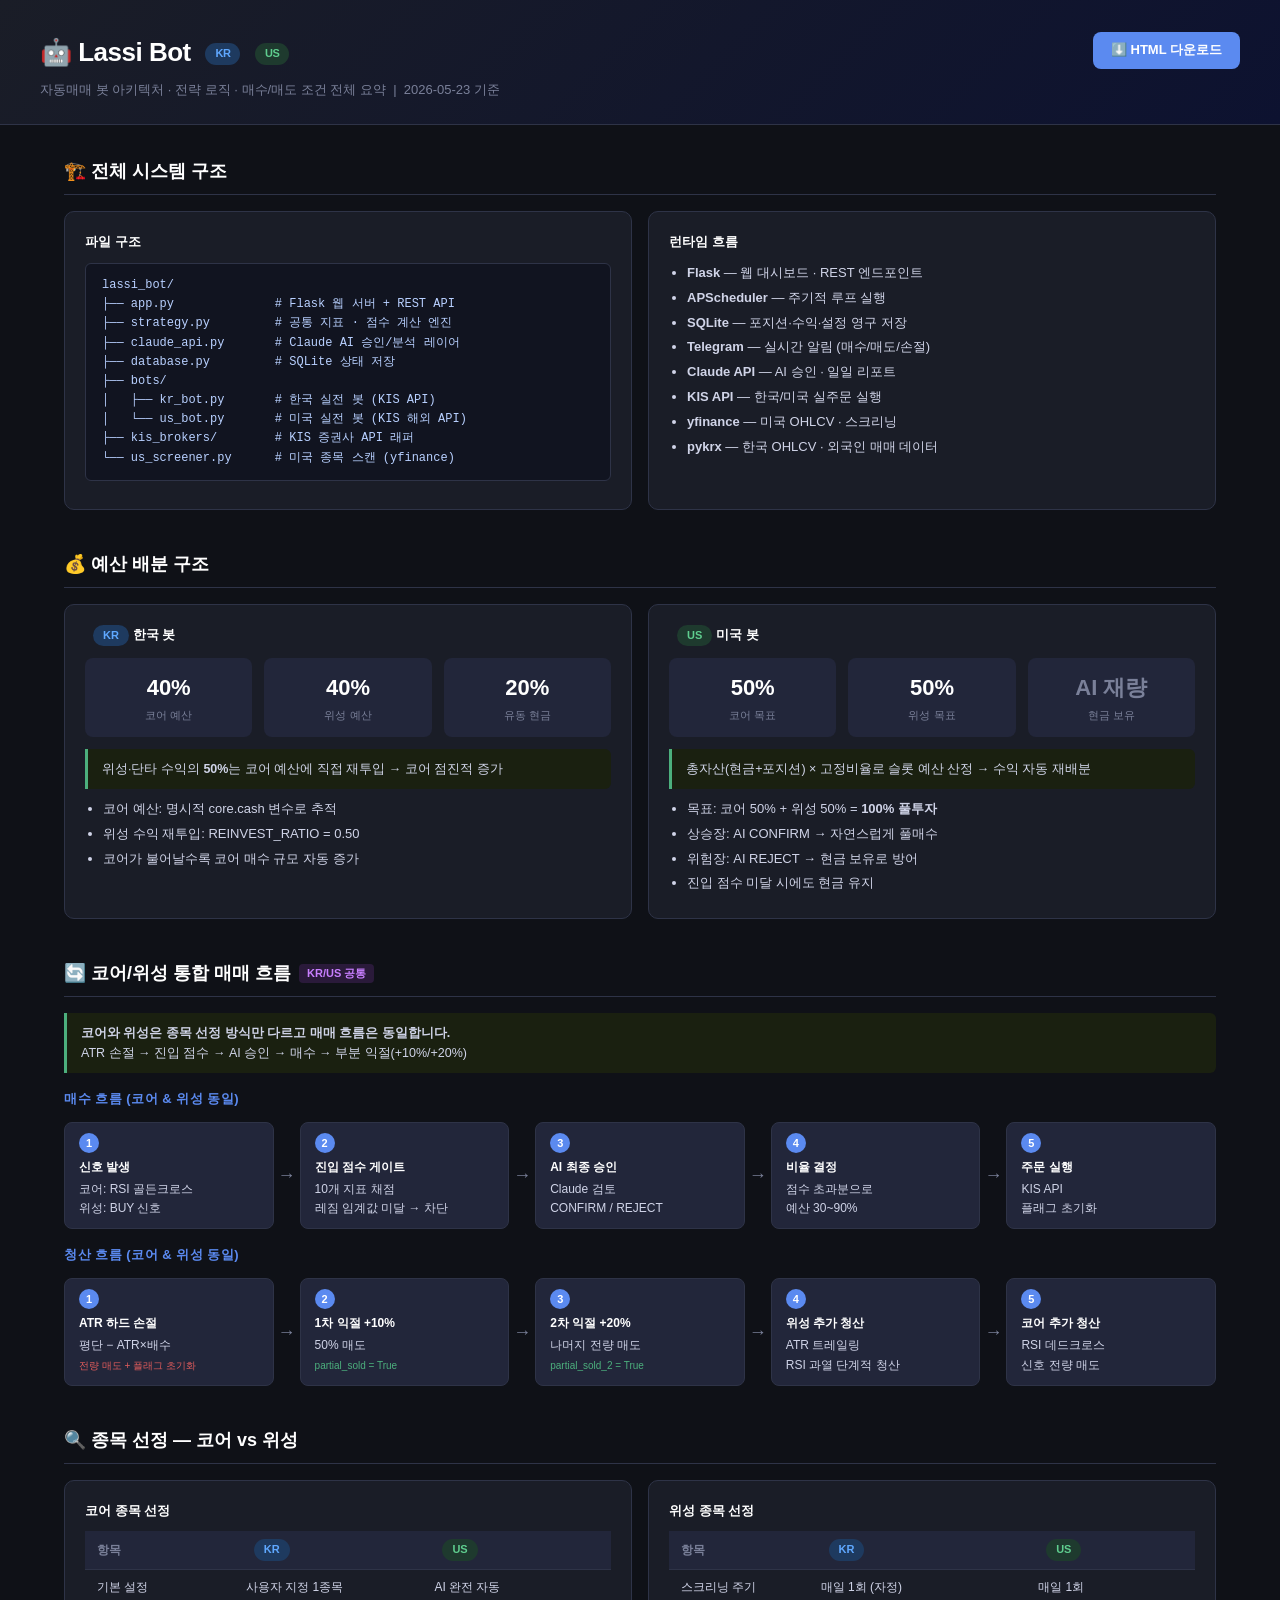
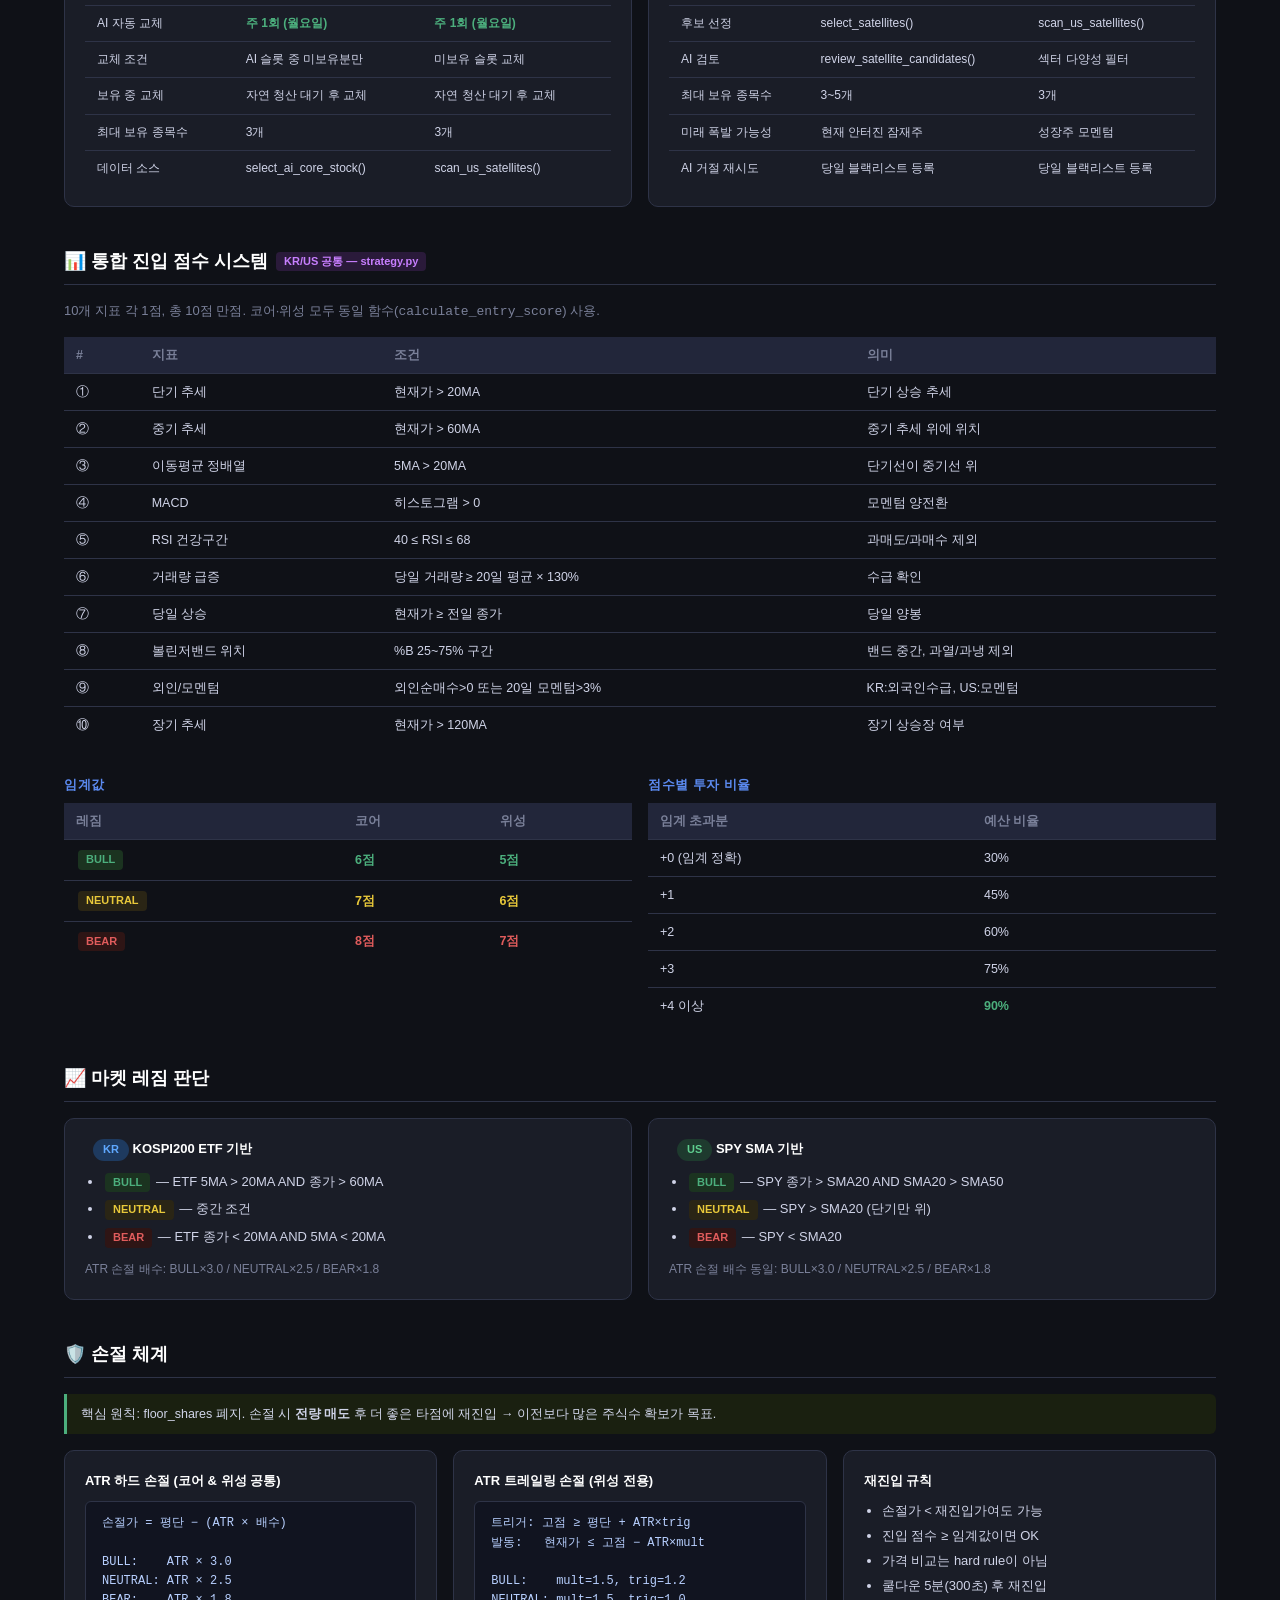
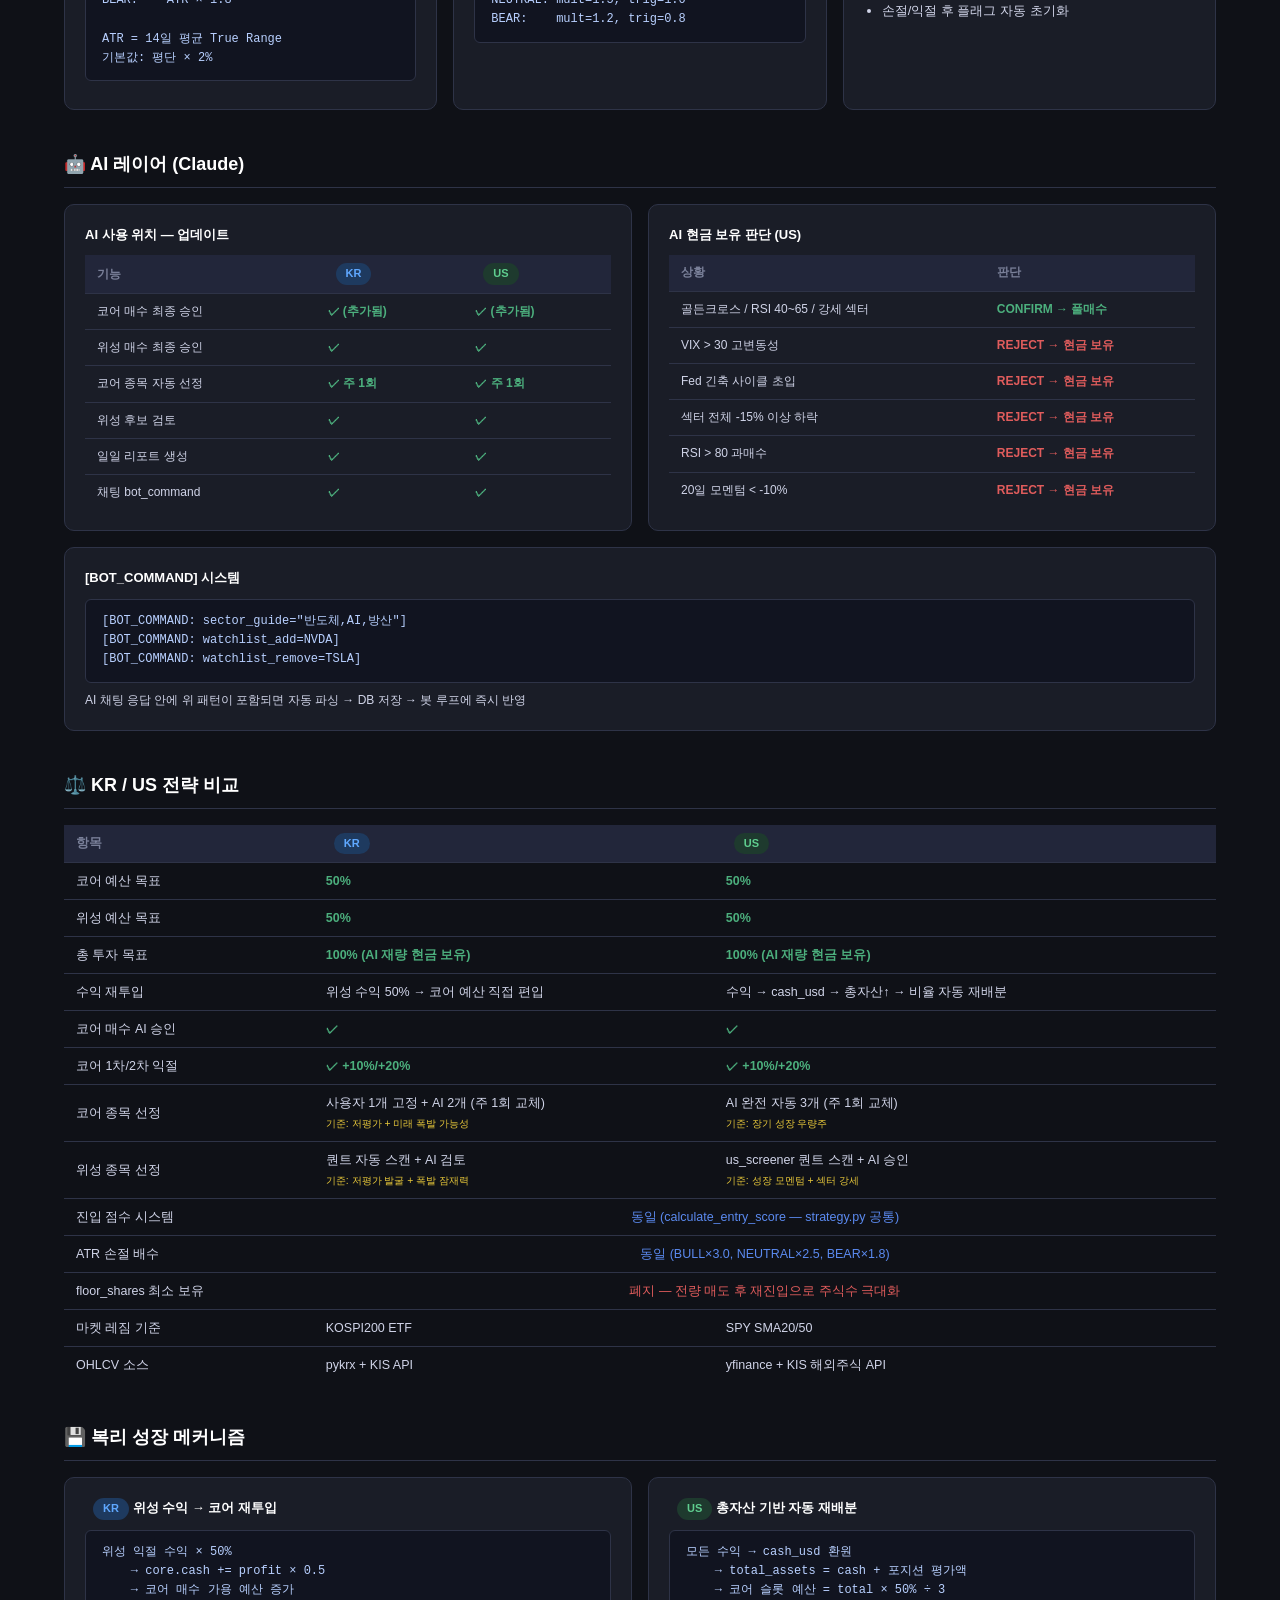
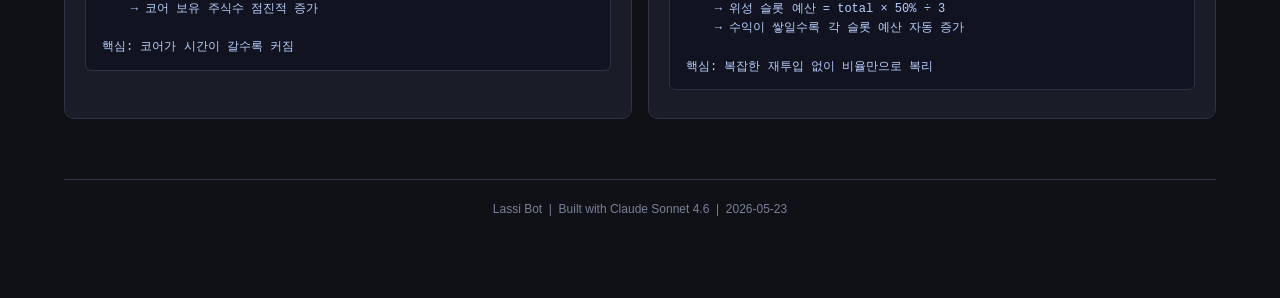
<file: lassi_bot_architecture.html>
<!DOCTYPE html>
<html lang="ko">
<head>
<meta charset="UTF-8">
<meta name="viewport" content="width=device-width, initial-scale=1.0">
<title>Lassi Bot — 아키텍처 & 전략 구조</title>
<style>
  :root {
    --bg: #0f1117;
    --surface: #1a1d27;
    --surface2: #22263a;
    --border: #2e3347;
    --accent: #5b8af0;
    --accent2: #e8a838;
    --green: #4caf7d;
    --red: #e05c5c;
    --yellow: #e8c83a;
    --text: #d0d4e8;
    --muted: #7a8099;
    --code: #b8d0ff;
  }
  * { box-sizing: border-box; margin: 0; padding: 0; }
  body { background: var(--bg); color: var(--text); font-family: 'Segoe UI', sans-serif; font-size: 14px; line-height: 1.6; }
  header { background: linear-gradient(135deg, #1a1d27 0%, #0d1230 100%); border-bottom: 1px solid var(--border); padding: 32px 40px 24px; display: flex; justify-content: space-between; align-items: flex-start; flex-wrap: wrap; gap: 12px; }
  header h1 { font-size: 26px; font-weight: 700; color: #fff; letter-spacing: -0.5px; }
  header p { color: var(--muted); margin-top: 6px; font-size: 13px; }
  .dl-btn { display: inline-block; background: var(--accent); color: #fff; padding: 8px 18px; border-radius: 8px; text-decoration: none; font-size: 13px; font-weight: 600; white-space: nowrap; }
  .dl-btn:hover { background: #4070d0; }
  .badge { display: inline-block; padding: 2px 10px; border-radius: 20px; font-size: 11px; font-weight: 600; margin-left: 8px; vertical-align: middle; }
  .badge-kr { background: #1e3a5f; color: #5fa8ff; }
  .badge-us { background: #1e3a2e; color: #5fce8f; }
  main { max-width: 1200px; margin: 0 auto; padding: 32px 24px 80px; }
  section { margin-bottom: 40px; }
  h2 { font-size: 18px; font-weight: 700; color: #fff; margin-bottom: 16px; padding-bottom: 8px; border-bottom: 1px solid var(--border); display: flex; align-items: center; gap: 8px; }
  h3 { font-size: 13px; font-weight: 600; color: var(--accent); margin: 16px 0 8px; text-transform: uppercase; letter-spacing: 0.5px; }
  .grid-2 { display: grid; grid-template-columns: 1fr 1fr; gap: 16px; }
  .grid-3 { display: grid; grid-template-columns: 1fr 1fr 1fr; gap: 16px; }
  .card { background: var(--surface); border: 1px solid var(--border); border-radius: 10px; padding: 20px; }
  .card h4 { font-size: 13px; font-weight: 700; color: #fff; margin-bottom: 10px; }
  .card p, .card li { font-size: 13px; color: var(--text); }
  ul { padding-left: 18px; }
  li { margin-bottom: 4px; }
  .flow { display: flex; align-items: stretch; gap: 0; margin: 12px 0; flex-wrap: wrap; }
  .flow-step { background: var(--surface2); border: 1px solid var(--border); border-radius: 8px; padding: 10px 14px; font-size: 12px; min-width: 120px; flex: 1; }
  .flow-step .num { display: inline-block; background: var(--accent); color: #fff; border-radius: 50%; width: 20px; height: 20px; line-height: 20px; text-align: center; font-size: 11px; font-weight: 700; margin-bottom: 5px; }
  .flow-step strong { display: block; font-size: 12px; color: #fff; margin-bottom: 3px; }
  .flow-step small { color: var(--muted); }
  .arrow { display: flex; align-items: center; padding: 0 4px; color: var(--muted); font-size: 18px; flex: 0 0 auto; }
  .tag { display: inline-block; padding: 1px 8px; border-radius: 4px; font-size: 11px; font-weight: 600; margin: 2px; }
  .tag-bull { background: #1b3320; color: var(--green); }
  .tag-neutral { background: #2a2515; color: var(--yellow); }
  .tag-bear { background: #2e1515; color: var(--red); }
  table { width: 100%; border-collapse: collapse; font-size: 12.5px; }
  th { background: var(--surface2); color: var(--muted); font-weight: 600; padding: 8px 12px; text-align: left; border-bottom: 1px solid var(--border); }
  td { padding: 8px 12px; border-bottom: 1px solid var(--border); color: var(--text); }
  tr:last-child td { border-bottom: none; }
  .highlight-green { color: var(--green); font-weight: 600; }
  .highlight-red { color: var(--red); font-weight: 600; }
  .highlight-yellow { color: var(--yellow); font-weight: 600; }
  .highlight-blue { color: var(--accent); font-weight: 600; }
  .code { font-family: 'Consolas', monospace; background: #111420; border: 1px solid var(--border); border-radius: 6px; padding: 12px 16px; font-size: 12px; color: var(--code); overflow-x: auto; margin: 8px 0; white-space: pre; }
  .note { background: #1a2010; border-left: 3px solid var(--green); padding: 10px 14px; border-radius: 0 6px 6px 0; font-size: 12.5px; color: var(--text); margin: 8px 0; }
  .warn { background: #2a1a10; border-left: 3px solid var(--yellow); padding: 10px 14px; border-radius: 0 6px 6px 0; font-size: 12.5px; color: var(--text); margin: 8px 0; }
  .stat-row { display: flex; gap: 12px; flex-wrap: wrap; margin: 12px 0; }
  .stat { background: var(--surface2); border-radius: 8px; padding: 12px 18px; text-align: center; flex: 1; min-width: 100px; }
  .stat .val { font-size: 22px; font-weight: 700; color: #fff; }
  .stat .lbl { font-size: 11px; color: var(--muted); margin-top: 2px; }
  .unified-badge { display: inline-block; background: #2a1a3a; color: #c87fff; padding: 1px 8px; border-radius: 4px; font-size: 11px; font-weight: 700; }
</style>
</head>
<body>

<header>
  <div>
    <h1>🤖 Lassi Bot <span class="badge badge-kr">KR</span> <span class="badge badge-us">US</span></h1>
    <p>자동매매 봇 아키텍처 · 전략 로직 · 매수/매도 조건 전체 요약 &nbsp;|&nbsp; 2026-05-23 기준</p>
  </div>
  <a class="dl-btn" href="lassi_bot_architecture.html" download>⬇️ HTML 다운로드</a>
</header>

<main>

<!-- ══════ 1. 전체 구조 ══════ -->
<section>
  <h2>🏗️ 전체 시스템 구조</h2>
  <div class="grid-2">
    <div class="card">
      <h4>파일 구조</h4>
      <div class="code">lassi_bot/
├── app.py              # Flask 웹 서버 + REST API
├── strategy.py         # 공통 지표 · 점수 계산 엔진
├── claude_api.py       # Claude AI 승인/분석 레이어
├── database.py         # SQLite 상태 저장
├── bots/
│   ├── kr_bot.py       # 한국 실전 봇 (KIS API)
│   └── us_bot.py       # 미국 실전 봇 (KIS 해외 API)
├── kis_brokers/        # KIS 증권사 API 래퍼
└── us_screener.py      # 미국 종목 스캔 (yfinance)</div>
    </div>
    <div class="card">
      <h4>런타임 흐름</h4>
      <ul>
        <li><strong>Flask</strong> — 웹 대시보드 · REST 엔드포인트</li>
        <li><strong>APScheduler</strong> — 주기적 루프 실행</li>
        <li><strong>SQLite</strong> — 포지션·수익·설정 영구 저장</li>
        <li><strong>Telegram</strong> — 실시간 알림 (매수/매도/손절)</li>
        <li><strong>Claude API</strong> — AI 승인 · 일일 리포트</li>
        <li><strong>KIS API</strong> — 한국/미국 실주문 실행</li>
        <li><strong>yfinance</strong> — 미국 OHLCV · 스크리닝</li>
        <li><strong>pykrx</strong> — 한국 OHLCV · 외국인 매매 데이터</li>
      </ul>
    </div>
  </div>
</section>

<!-- ══════ 2. 예산 구조 ══════ -->
<section>
  <h2>💰 예산 배분 구조</h2>
  <div class="grid-2">
    <div class="card">
      <h4><span class="badge badge-kr">KR</span> 한국 봇</h4>
      <div class="stat-row">
        <div class="stat"><div class="val highlight-blue">40%</div><div class="lbl">코어 예산</div></div>
        <div class="stat"><div class="val highlight-blue">40%</div><div class="lbl">위성 예산</div></div>
        <div class="stat"><div class="val highlight-yellow">20%</div><div class="lbl">유동 현금</div></div>
      </div>
      <div class="note">위성·단타 수익의 <strong>50%</strong>는 코어 예산에 직접 재투입 → 코어 점진적 증가</div>
      <ul style="margin-top:10px">
        <li>코어 예산: 명시적 core.cash 변수로 추적</li>
        <li>위성 수익 재투입: REINVEST_RATIO = 0.50</li>
        <li>코어가 불어날수록 코어 매수 규모 자동 증가</li>
      </ul>
    </div>
    <div class="card">
      <h4><span class="badge badge-us">US</span> 미국 봇</h4>
      <div class="stat-row">
        <div class="stat"><div class="val highlight-green">50%</div><div class="lbl">코어 목표</div></div>
        <div class="stat"><div class="val highlight-green">50%</div><div class="lbl">위성 목표</div></div>
        <div class="stat"><div class="val" style="color:#7a8099">AI 재량</div><div class="lbl">현금 보유</div></div>
      </div>
      <div class="note">총자산(현금+포지션) × 고정비율로 슬롯 예산 산정 → 수익 자동 재배분</div>
      <ul style="margin-top:10px">
        <li>목표: 코어 50% + 위성 50% = <strong>100% 풀투자</strong></li>
        <li>상승장: AI CONFIRM → 자연스럽게 풀매수</li>
        <li>위험장: AI REJECT → 현금 보유로 방어</li>
        <li>진입 점수 미달 시에도 현금 유지</li>
      </ul>
    </div>
  </div>
</section>

<!-- ══════ 3. 코어/위성 통합 매매 흐름 ══════ -->
<section>
  <h2>🔄 코어/위성 통합 매매 흐름 <span class="unified-badge">KR/US 공통</span></h2>
  <div class="note" style="margin-bottom:16px">
    <strong>코어와 위성은 종목 선정 방식만 다르고 매매 흐름은 동일합니다.</strong><br>
    ATR 손절 → 진입 점수 → AI 승인 → 매수 → 부분 익절(+10%/+20%)
  </div>

  <h3>매수 흐름 (코어 & 위성 동일)</h3>
  <div class="flow">
    <div class="flow-step">
      <span class="num">1</span>
      <strong>신호 발생</strong>
      코어: RSI 골든크로스<br>
      위성: BUY 신호
    </div>
    <div class="arrow">→</div>
    <div class="flow-step">
      <span class="num">2</span>
      <strong>진입 점수 게이트</strong>
      10개 지표 채점<br>
      레짐 임계값 미달 → 차단
    </div>
    <div class="arrow">→</div>
    <div class="flow-step">
      <span class="num">3</span>
      <strong>AI 최종 승인</strong>
      Claude 검토<br>
      CONFIRM / REJECT
    </div>
    <div class="arrow">→</div>
    <div class="flow-step">
      <span class="num">4</span>
      <strong>비율 결정</strong>
      점수 초과분으로<br>
      예산 30~90%
    </div>
    <div class="arrow">→</div>
    <div class="flow-step">
      <span class="num">5</span>
      <strong>주문 실행</strong>
      KIS API<br>
      플래그 초기화
    </div>
  </div>

  <h3 style="margin-top:16px">청산 흐름 (코어 & 위성 동일)</h3>
  <div class="flow">
    <div class="flow-step">
      <span class="num">1</span>
      <strong>ATR 하드 손절</strong>
      평단 − ATR×배수<br>
      <small style="color:var(--red)">전량 매도 + 플래그 초기화</small>
    </div>
    <div class="arrow">→</div>
    <div class="flow-step">
      <span class="num">2</span>
      <strong>1차 익절 +10%</strong>
      50% 매도<br>
      <small style="color:var(--green)">partial_sold = True</small>
    </div>
    <div class="arrow">→</div>
    <div class="flow-step">
      <span class="num">3</span>
      <strong>2차 익절 +20%</strong>
      나머지 전량 매도<br>
      <small style="color:var(--green)">partial_sold_2 = True</small>
    </div>
    <div class="arrow">→</div>
    <div class="flow-step">
      <span class="num">4</span>
      <strong>위성 추가 청산</strong>
      ATR 트레일링<br>
      RSI 과열 단계적 청산
    </div>
    <div class="arrow">→</div>
    <div class="flow-step">
      <span class="num">5</span>
      <strong>코어 추가 청산</strong>
      RSI 데드크로스<br>
      신호 전량 매도
    </div>
  </div>
</section>

<!-- ══════ 4. 종목 선정 ══════ -->
<section>
  <h2>🔍 종목 선정 — 코어 vs 위성</h2>
  <div class="grid-2">
    <div class="card">
      <h4>코어 종목 선정</h4>
      <table style="font-size:12px">
        <thead><tr><th>항목</th><th><span class="badge badge-kr">KR</span></th><th><span class="badge badge-us">US</span></th></tr></thead>
        <tbody>
          <tr><td>기본 설정</td><td>사용자 지정 1종목</td><td>AI 완전 자동</td></tr>
          <tr><td>AI 자동 교체</td><td class="highlight-green">주 1회 (월요일)</td><td class="highlight-green">주 1회 (월요일)</td></tr>
          <tr><td>교체 조건</td><td>AI 슬롯 중 미보유분만</td><td>미보유 슬롯 교체</td></tr>
          <tr><td>보유 중 교체</td><td>자연 청산 대기 후 교체</td><td>자연 청산 대기 후 교체</td></tr>
          <tr><td>최대 보유 종목수</td><td>3개</td><td>3개</td></tr>
          <tr><td>데이터 소스</td><td>select_ai_core_stock()</td><td>scan_us_satellites()</td></tr>
        </tbody>
      </table>
    </div>
    <div class="card">
      <h4>위성 종목 선정</h4>
      <table style="font-size:12px">
        <thead><tr><th>항목</th><th><span class="badge badge-kr">KR</span></th><th><span class="badge badge-us">US</span></th></tr></thead>
        <tbody>
          <tr><td>스크리닝 주기</td><td>매일 1회 (자정)</td><td>매일 1회</td></tr>
          <tr><td>후보 선정</td><td>select_satellites()</td><td>scan_us_satellites()</td></tr>
          <tr><td>AI 검토</td><td>review_satellite_candidates()</td><td>섹터 다양성 필터</td></tr>
          <tr><td>최대 보유 종목수</td><td>3~5개</td><td>3개</td></tr>
          <tr><td>미래 폭발 가능성</td><td>현재 안터진 잠재주</td><td>성장주 모멘텀</td></tr>
          <tr><td>AI 거절 재시도</td><td>당일 블랙리스트 등록</td><td>당일 블랙리스트 등록</td></tr>
        </tbody>
      </table>
    </div>
  </div>
</section>

<!-- ══════ 5. 통합 진입 점수 시스템 ══════ -->
<section>
  <h2>📊 통합 진입 점수 시스템 <span class="unified-badge">KR/US 공통 — strategy.py</span></h2>
  <p style="color:var(--muted); margin-bottom:14px; font-size:13px">10개 지표 각 1점, 총 10점 만점. 코어·위성 모두 동일 함수(<code>calculate_entry_score</code>) 사용.</p>
  <table>
    <thead><tr><th>#</th><th>지표</th><th>조건</th><th>의미</th></tr></thead>
    <tbody>
      <tr><td>①</td><td>단기 추세</td><td>현재가 > 20MA</td><td>단기 상승 추세</td></tr>
      <tr><td>②</td><td>중기 추세</td><td>현재가 > 60MA</td><td>중기 추세 위에 위치</td></tr>
      <tr><td>③</td><td>이동평균 정배열</td><td>5MA > 20MA</td><td>단기선이 중기선 위</td></tr>
      <tr><td>④</td><td>MACD</td><td>히스토그램 > 0</td><td>모멘텀 양전환</td></tr>
      <tr><td>⑤</td><td>RSI 건강구간</td><td>40 ≤ RSI ≤ 68</td><td>과매도/과매수 제외</td></tr>
      <tr><td>⑥</td><td>거래량 급증</td><td>당일 거래량 ≥ 20일 평균 × 130%</td><td>수급 확인</td></tr>
      <tr><td>⑦</td><td>당일 상승</td><td>현재가 ≥ 전일 종가</td><td>당일 양봉</td></tr>
      <tr><td>⑧</td><td>볼린저밴드 위치</td><td>%B 25~75% 구간</td><td>밴드 중간, 과열/과냉 제외</td></tr>
      <tr><td>⑨</td><td>외인/모멘텀</td><td>외인순매수>0 또는 20일 모멘텀>3%</td><td>KR:외국인수급, US:모멘텀</td></tr>
      <tr><td>⑩</td><td>장기 추세</td><td>현재가 > 120MA</td><td>장기 상승장 여부</td></tr>
    </tbody>
  </table>
  <div style="margin-top:16px" class="grid-2">
    <div>
      <h3>임계값</h3>
      <table>
        <thead><tr><th>레짐</th><th>코어</th><th>위성</th></tr></thead>
        <tbody>
          <tr><td><span class="tag tag-bull">BULL</span></td><td class="highlight-green">6점</td><td class="highlight-green">5점</td></tr>
          <tr><td><span class="tag tag-neutral">NEUTRAL</span></td><td class="highlight-yellow">7점</td><td class="highlight-yellow">6점</td></tr>
          <tr><td><span class="tag tag-bear">BEAR</span></td><td class="highlight-red">8점</td><td class="highlight-red">7점</td></tr>
        </tbody>
      </table>
    </div>
    <div>
      <h3>점수별 투자 비율</h3>
      <table>
        <thead><tr><th>임계 초과분</th><th>예산 비율</th></tr></thead>
        <tbody>
          <tr><td>+0 (임계 정확)</td><td>30%</td></tr>
          <tr><td>+1</td><td>45%</td></tr>
          <tr><td>+2</td><td>60%</td></tr>
          <tr><td>+3</td><td>75%</td></tr>
          <tr><td>+4 이상</td><td class="highlight-green">90%</td></tr>
        </tbody>
      </table>
    </div>
  </div>
</section>

<!-- ══════ 6. 마켓 레짐 ══════ -->
<section>
  <h2>📈 마켓 레짐 판단</h2>
  <div class="grid-2">
    <div class="card">
      <h4><span class="badge badge-kr">KR</span> KOSPI200 ETF 기반</h4>
      <ul>
        <li><span class="tag tag-bull">BULL</span> — ETF 5MA > 20MA AND 종가 > 60MA</li>
        <li><span class="tag tag-neutral">NEUTRAL</span> — 중간 조건</li>
        <li><span class="tag tag-bear">BEAR</span> — ETF 종가 < 20MA AND 5MA < 20MA</li>
      </ul>
      <div style="margin-top:10px; font-size:12px; color:var(--muted)">ATR 손절 배수: BULL×3.0 / NEUTRAL×2.5 / BEAR×1.8</div>
    </div>
    <div class="card">
      <h4><span class="badge badge-us">US</span> SPY SMA 기반</h4>
      <ul>
        <li><span class="tag tag-bull">BULL</span> — SPY 종가 > SMA20 AND SMA20 > SMA50</li>
        <li><span class="tag tag-neutral">NEUTRAL</span> — SPY > SMA20 (단기만 위)</li>
        <li><span class="tag tag-bear">BEAR</span> — SPY < SMA20</li>
      </ul>
      <div style="margin-top:10px; font-size:12px; color:var(--muted)">ATR 손절 배수 동일: BULL×3.0 / NEUTRAL×2.5 / BEAR×1.8</div>
    </div>
  </div>
</section>

<!-- ══════ 7. 손절 체계 ══════ -->
<section>
  <h2>🛡️ 손절 체계</h2>
  <div class="note" style="margin-bottom:16px">핵심 원칙: floor_shares 폐지. 손절 시 <strong>전량 매도</strong> 후 더 좋은 타점에 재진입 → 이전보다 많은 주식수 확보가 목표.</div>
  <div class="grid-3">
    <div class="card">
      <h4>ATR 하드 손절 (코어 & 위성 공통)</h4>
      <div class="code">손절가 = 평단 − (ATR × 배수)

BULL:    ATR × 3.0
NEUTRAL: ATR × 2.5
BEAR:    ATR × 1.8

ATR = 14일 평균 True Range
기본값: 평단 × 2%</div>
    </div>
    <div class="card">
      <h4>ATR 트레일링 손절 (위성 전용)</h4>
      <div class="code">트리거: 고점 ≥ 평단 + ATR×trig
발동:   현재가 ≤ 고점 − ATR×mult

BULL:    mult=1.5, trig=1.2
NEUTRAL: mult=1.5, trig=1.0
BEAR:    mult=1.2, trig=0.8</div>
    </div>
    <div class="card">
      <h4>재진입 규칙</h4>
      <ul>
        <li>손절가 < 재진입가여도 가능</li>
        <li>진입 점수 ≥ 임계값이면 OK</li>
        <li>가격 비교는 hard rule이 아님</li>
        <li>쿨다운 5분(300초) 후 재진입</li>
        <li>손절/익절 후 플래그 자동 초기화</li>
      </ul>
    </div>
  </div>
</section>

<!-- ══════ 8. AI 레이어 ══════ -->
<section>
  <h2>🤖 AI 레이어 (Claude)</h2>
  <div class="grid-2">
    <div class="card">
      <h4>AI 사용 위치 — 업데이트</h4>
      <table style="font-size:12px">
        <thead><tr><th>기능</th><th><span class="badge badge-kr">KR</span></th><th><span class="badge badge-us">US</span></th></tr></thead>
        <tbody>
          <tr><td>코어 매수 최종 승인</td><td class="highlight-green">✓ (추가됨)</td><td class="highlight-green">✓ (추가됨)</td></tr>
          <tr><td>위성 매수 최종 승인</td><td class="highlight-green">✓</td><td class="highlight-green">✓</td></tr>
          <tr><td>코어 종목 자동 선정</td><td class="highlight-green">✓ 주 1회</td><td class="highlight-green">✓ 주 1회</td></tr>
          <tr><td>위성 후보 검토</td><td class="highlight-green">✓</td><td class="highlight-green">✓</td></tr>
          <tr><td>일일 리포트 생성</td><td class="highlight-green">✓</td><td class="highlight-green">✓</td></tr>
          <tr><td>채팅 bot_command</td><td class="highlight-green">✓</td><td class="highlight-green">✓</td></tr>
        </tbody>
      </table>
    </div>
    <div class="card">
      <h4>AI 현금 보유 판단 (US)</h4>
      <table style="font-size:12px">
        <thead><tr><th>상황</th><th>판단</th></tr></thead>
        <tbody>
          <tr><td>골든크로스 / RSI 40~65 / 강세 섹터</td><td class="highlight-green">CONFIRM → 풀매수</td></tr>
          <tr><td>VIX > 30 고변동성</td><td class="highlight-red">REJECT → 현금 보유</td></tr>
          <tr><td>Fed 긴축 사이클 초입</td><td class="highlight-red">REJECT → 현금 보유</td></tr>
          <tr><td>섹터 전체 -15% 이상 하락</td><td class="highlight-red">REJECT → 현금 보유</td></tr>
          <tr><td>RSI > 80 과매수</td><td class="highlight-red">REJECT → 현금 보유</td></tr>
          <tr><td>20일 모멘텀 < -10%</td><td class="highlight-red">REJECT → 현금 보유</td></tr>
        </tbody>
      </table>
    </div>
  </div>
  <div class="card" style="margin-top:16px">
    <h4>[BOT_COMMAND] 시스템</h4>
    <div class="code">[BOT_COMMAND: sector_guide="반도체,AI,방산"]
[BOT_COMMAND: watchlist_add=NVDA]
[BOT_COMMAND: watchlist_remove=TSLA]</div>
    <p style="font-size:12px; margin-top:8px">AI 채팅 응답 안에 위 패턴이 포함되면 자동 파싱 → DB 저장 → 봇 루프에 즉시 반영</p>
  </div>
</section>

<!-- ══════ 9. KR vs US 전략 비교 ══════ -->
<section>
  <h2>⚖️ KR / US 전략 비교</h2>
  <table>
    <thead>
      <tr><th>항목</th><th><span class="badge badge-kr">KR</span></th><th><span class="badge badge-us">US</span></th></tr>
    </thead>
    <tbody>
      <tr><td>코어 예산 목표</td><td class="highlight-green">50%</td><td class="highlight-green">50%</td></tr>
      <tr><td>위성 예산 목표</td><td class="highlight-green">50%</td><td class="highlight-green">50%</td></tr>
      <tr><td>총 투자 목표</td><td class="highlight-green">100% (AI 재량 현금 보유)</td><td class="highlight-green">100% (AI 재량 현금 보유)</td></tr>
      <tr><td>수익 재투입</td><td>위성 수익 50% → 코어 예산 직접 편입</td><td>수익 → cash_usd → 총자산↑ → 비율 자동 재배분</td></tr>
      <tr><td>코어 매수 AI 승인</td><td class="highlight-green">✓</td><td class="highlight-green">✓</td></tr>
      <tr><td>코어 1차/2차 익절</td><td class="highlight-green">✓ +10%/+20%</td><td class="highlight-green">✓ +10%/+20%</td></tr>
      <tr><td>코어 종목 선정</td><td>사용자 1개 고정 + AI 2개 (주 1회 교체)<br><small style="color:var(--yellow)">기준: 저평가 + 미래 폭발 가능성</small></td><td>AI 완전 자동 3개 (주 1회 교체)<br><small style="color:var(--yellow)">기준: 장기 성장 우량주</small></td></tr>
      <tr><td>위성 종목 선정</td><td>퀀트 자동 스캔 + AI 검토<br><small style="color:var(--yellow)">기준: 저평가 발굴 + 폭발 잠재력</small></td><td>us_screener 퀀트 스캔 + AI 승인<br><small style="color:var(--yellow)">기준: 성장 모멘텀 + 섹터 강세</small></td></tr>
      <tr><td>진입 점수 시스템</td><td colspan="2" style="text-align:center; color:var(--accent)">동일 (calculate_entry_score — strategy.py 공통)</td></tr>
      <tr><td>ATR 손절 배수</td><td colspan="2" style="text-align:center; color:var(--accent)">동일 (BULL×3.0, NEUTRAL×2.5, BEAR×1.8)</td></tr>
      <tr><td>floor_shares 최소 보유</td><td colspan="2" style="text-align:center; color:var(--red)">폐지 — 전량 매도 후 재진입으로 주식수 극대화</td></tr>
      <tr><td>마켓 레짐 기준</td><td>KOSPI200 ETF</td><td>SPY SMA20/50</td></tr>
      <tr><td>OHLCV 소스</td><td>pykrx + KIS API</td><td>yfinance + KIS 해외주식 API</td></tr>
    </tbody>
  </table>
</section>

<!-- ══════ 10. 상태 영속성 ══════ -->
<section>
  <h2>💾 복리 성장 메커니즘</h2>
  <div class="grid-2">
    <div class="card">
      <h4><span class="badge badge-kr">KR</span> 위성 수익 → 코어 재투입</h4>
      <div class="code">위성 익절 수익 × 50%
    → core.cash += profit × 0.5
    → 코어 매수 가용 예산 증가
    → 코어 보유 주식수 점진적 증가

핵심: 코어가 시간이 갈수록 커짐</div>
    </div>
    <div class="card">
      <h4><span class="badge badge-us">US</span> 총자산 기반 자동 재배분</h4>
      <div class="code">모든 수익 → cash_usd 환원
    → total_assets = cash + 포지션 평가액
    → 코어 슬롯 예산 = total × 50% ÷ 3
    → 위성 슬롯 예산 = total × 50% ÷ 3
    → 수익이 쌓일수록 각 슬롯 예산 자동 증가

핵심: 복잡한 재투입 없이 비율만으로 복리</div>
    </div>
  </div>
</section>

<!-- footer -->
<div style="text-align:center; color:var(--muted); font-size:12px; margin-top:60px; padding-top:20px; border-top: 1px solid var(--border)">
  Lassi Bot &nbsp;|&nbsp; Built with Claude Sonnet 4.6 &nbsp;|&nbsp; 2026-05-23
</div>

</main>
</body>
</html>
</file>
